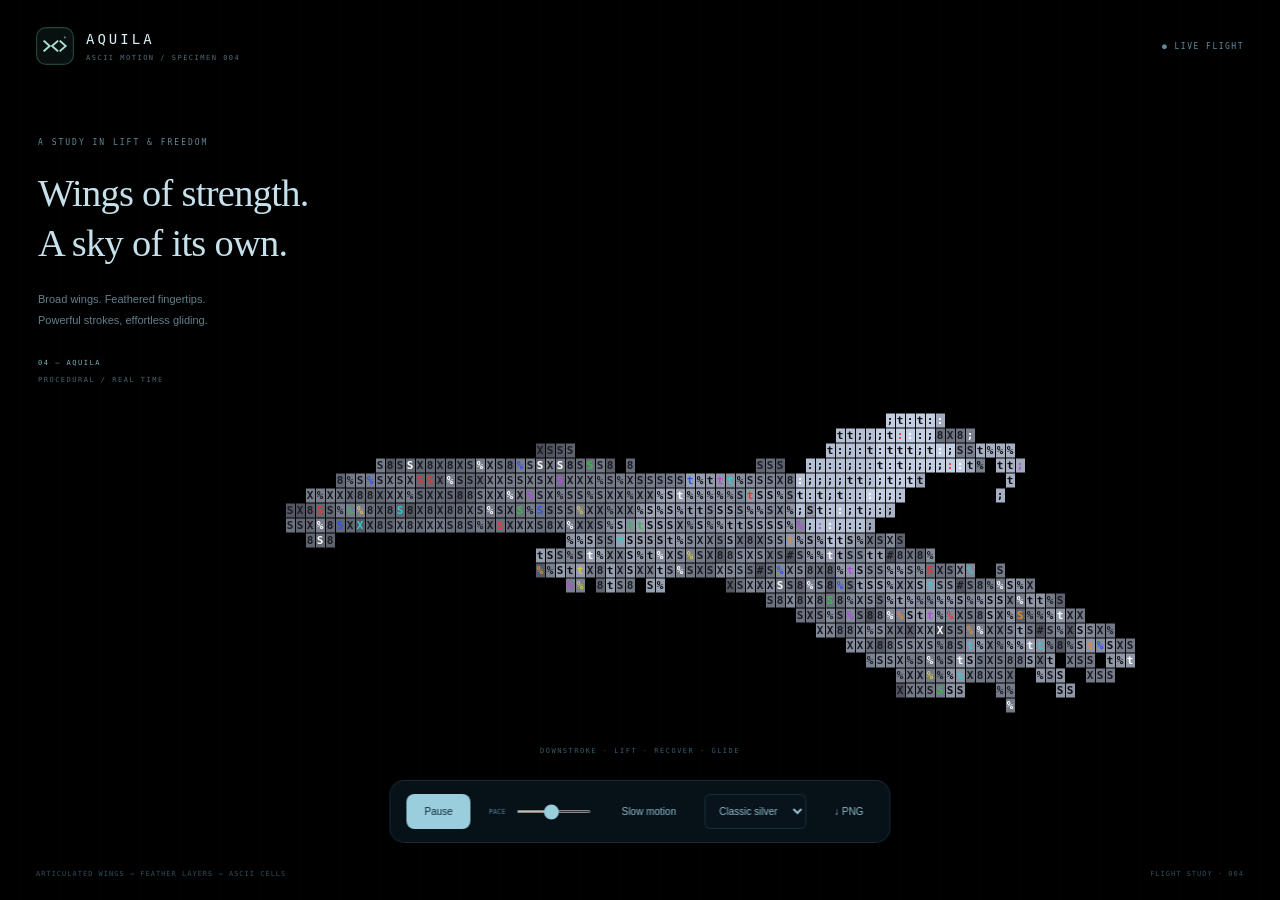
<file: assets/examples/eagle/index.html>
<!doctype html><html lang="en"><head><meta charset="utf-8"><meta name="viewport" content="width=device-width,initial-scale=1"><title>Aquila · ASCII Motion</title><link rel="icon" href="../icon.svg"><link rel="stylesheet" href="style.css"></head><body><canvas aria-label="An ASCII eagle with articulated wings in flight"></canvas><header><a href="../"><img src="../icon.svg" alt="ASCII Ocean"><span>AQUILA<small>ASCII MOTION / SPECIMEN 004</small></span></a><span class="live">● LIVE FLIGHT</span></header><div class="intro"><span class="eyebrow">A STUDY IN LIFT & FREEDOM</span><h1>Wings of strength.<br>A sky of its own.</h1><p>Broad wings. Feathered fingertips.<br>Powerful strokes, effortless gliding.</p><div class="spec"><span>04 — AQUILA</span><span>PROCEDURAL / REAL TIME</span></div></div><div class="hint">DOWNSTROKE · LIFT · RECOVER · GLIDE</div><div class="dock"><button id="pause" class="primary">Pause</button><label>PACE <input id="pace" aria-label="Wingbeat pace" type="range" min="0.4" max="1.7" step="0.1" value="1"></label><button id="slow">Slow motion</button><label><select id="palette" aria-label="Feather palette"><option value="silver">Classic silver</option><option value="chestnut">Golden eagle</option><option value="ivory">Pale ivory</option></select></label><button id="save">↓ PNG</button></div><footer><span>ARTICULATED WINGS → FEATHER LAYERS → ASCII CELLS</span><span>FLIGHT STUDY · 004</span></footer><script type="module" src="app.js"></script></body></html>
</file>
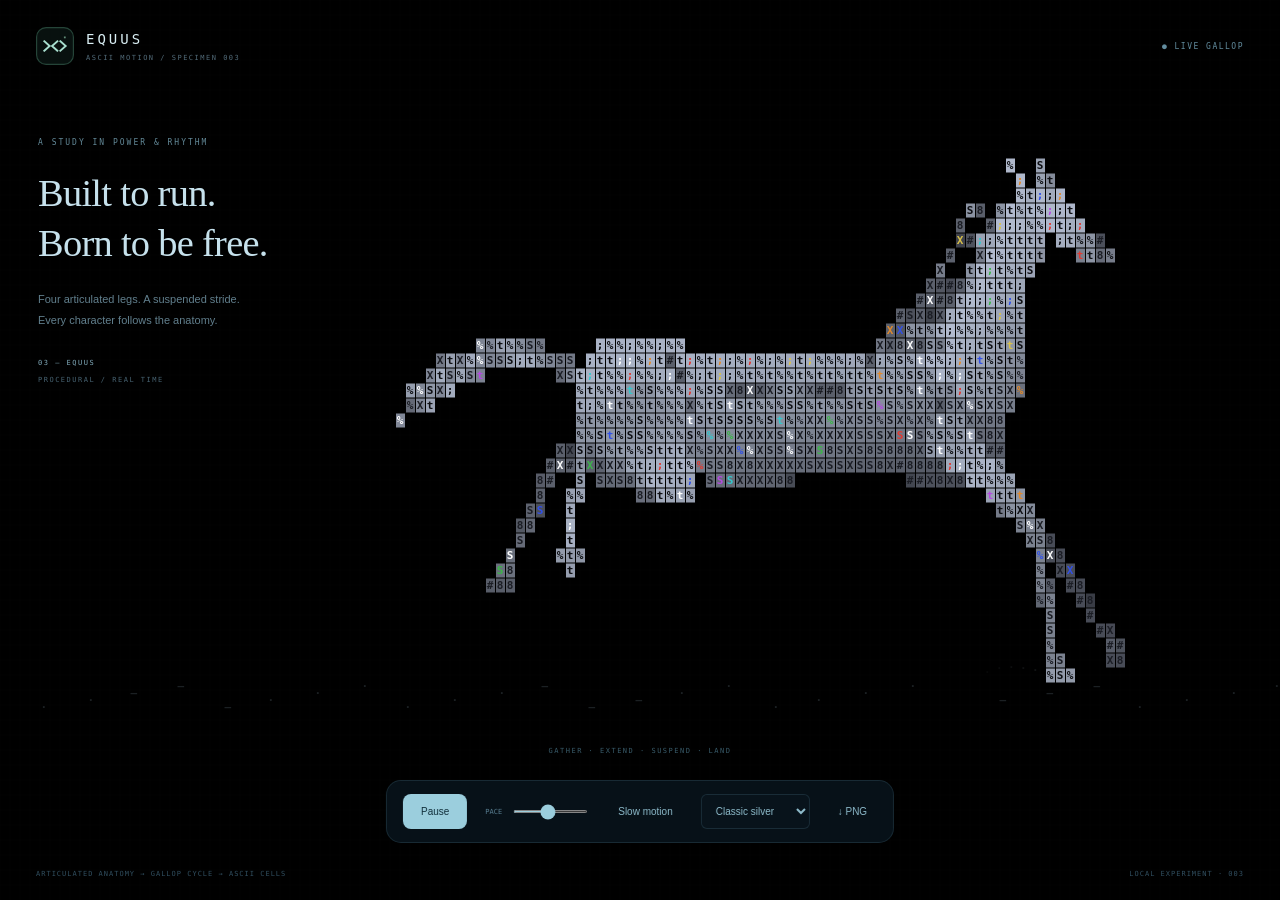
<file: assets/examples/horse/index.html>
<!doctype html><html lang="en"><head><meta charset="utf-8"><meta name="viewport" content="width=device-width,initial-scale=1"><title>Equus · ASCII Motion</title><link rel="icon" href="../icon.svg"><link rel="stylesheet" href="style.css"></head><body><canvas aria-label="An articulated ASCII horse galloping in profile"></canvas><header><a href="../"><img src="../icon.svg" alt="ASCII Ocean"><span>EQUUS<small>ASCII MOTION / SPECIMEN 003</small></span></a><span class="live">● LIVE GALLOP</span></header><div class="intro"><span class="eyebrow">A STUDY IN POWER & RHYTHM</span><h1>Built to run.<br>Born to be free.</h1><p>Four articulated legs. A suspended stride.<br>Every character follows the anatomy.</p><div class="spec"><span>03 — EQUUS</span><span>PROCEDURAL / REAL TIME</span></div></div><div class="hint">GATHER · EXTEND · SUSPEND · LAND</div><div class="dock"><button id="pause" class="primary">Pause</button><label>PACE <input id="pace" aria-label="Gallop pace" type="range" min="0.4" max="1.7" step="0.1" value="1"></label><button id="slow">Slow motion</button><label><select id="palette" aria-label="Horse coat"><option value="silver">Classic silver</option><option value="chestnut">Warm chestnut</option><option value="ivory">Pale ivory</option></select></label><button id="save">↓ PNG</button></div><footer><span>ARTICULATED ANATOMY → GALLOP CYCLE → ASCII CELLS</span><span>LOCAL EXPERIMENT · 003</span></footer><script type="module" src="app.js"></script></body></html>
</file>
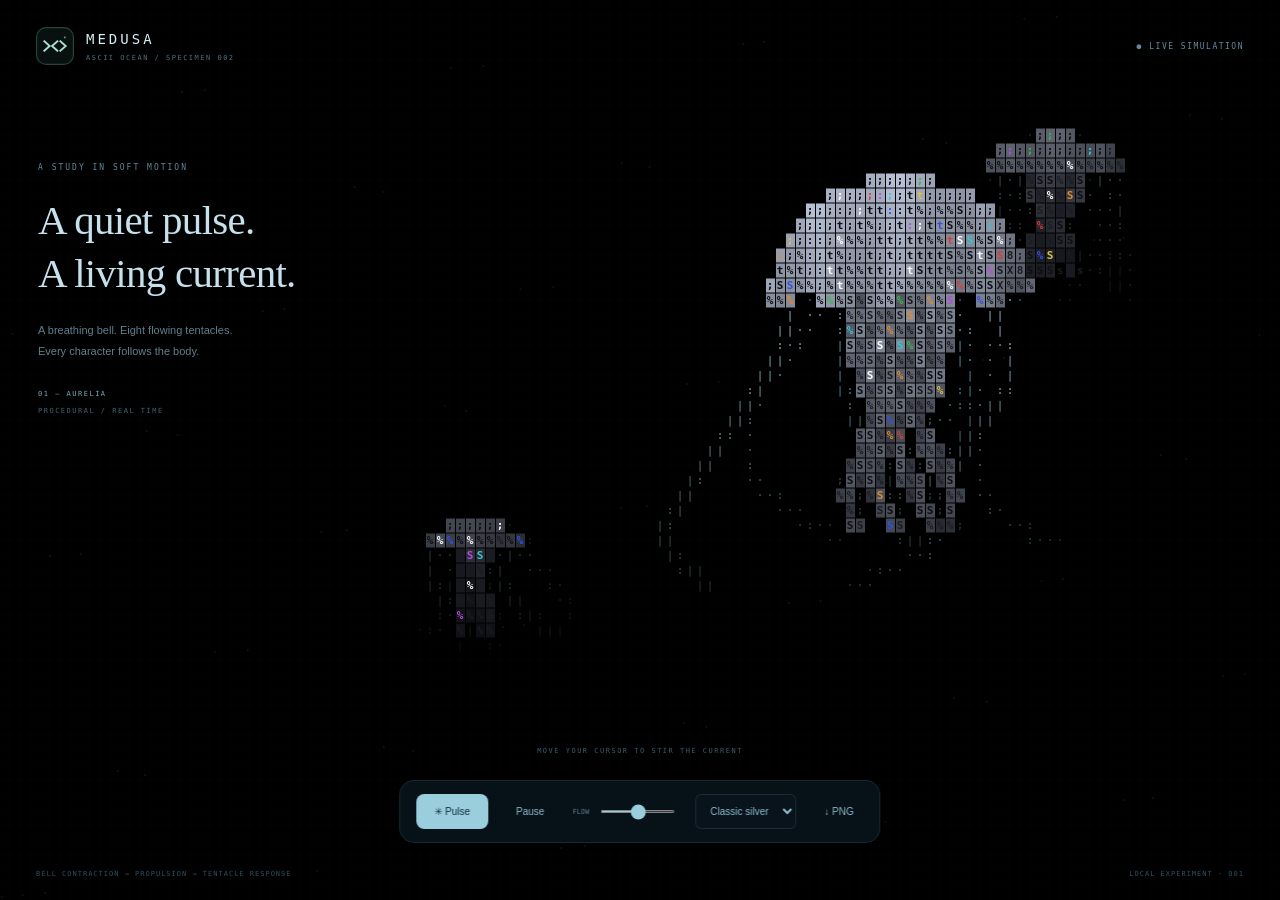
<file: assets/examples/jellyfish/index.html>
<!doctype html><html lang="en"><head><meta charset="utf-8"><meta name="viewport" content="width=device-width,initial-scale=1"><title>Medusa · ASCII Ocean</title><link rel="icon" href="../icon.svg"><link rel="stylesheet" href="style.css"></head><body><canvas aria-label="Procedurally modeled ASCII jellyfish"></canvas><header><a href="../"><img src="../icon.svg" alt="ASCII Ocean"><span>MEDUSA<small>ASCII OCEAN / SPECIMEN 002</small></span></a><span class="live">● LIVE SIMULATION</span></header><div class="intro"><span class="eyebrow">A STUDY IN SOFT MOTION</span><h1>A quiet pulse.<br>A living current.</h1><p>A breathing bell. Eight flowing tentacles.<br>Every character follows the body.</p><div class="spec"><span>01 — AURELIA</span><span>PROCEDURAL / REAL TIME</span></div></div><div class="hint" id="hint">MOVE YOUR CURSOR TO STIR THE CURRENT</div><div class="dock"><button id="pulse" class="primary">✳ Pulse</button><button id="pause">Pause</button><label>FLOW <input id="flow" aria-label="Current strength" type="range" min="0" max="2" step="0.1" value="1"></label><label><select id="palette" aria-label="Color palette"><option value="ice">Classic silver</option><option value="rose">Moon rose</option><option value="mint">Sea glass</option></select></label><button id="save">↓ PNG</button></div><footer><span>BELL CONTRACTION → PROPULSION → TENTACLE RESPONSE</span><span>LOCAL EXPERIMENT · 001</span></footer><script type="module" src="app.js"></script></body></html>
</file>
<file: assets/examples/eagle/style.css>
*{box-sizing:border-box}html,body{margin:0;background:#020609;color:#bdd4df;font-family:Menlo,Consolas,monospace;height:100%}canvas{display:block;width:100vw;height:100dvh;cursor:crosshair}header{position:fixed;inset:0 0 auto;display:flex;justify-content:space-between;align-items:center;padding:27px 36px;pointer-events:none}header a{display:flex;gap:12px;align-items:center;color:#d9eef3;text-decoration:none;pointer-events:auto;font-size:14px;letter-spacing:3px}header img{width:38px;height:38px}small{display:block;font-size:7px;letter-spacing:1.5px;color:#526b79;margin-top:7px}.live{font-size:8px;letter-spacing:1.5px;color:#628c9e}.intro{position:fixed;top:155px;left:38px;pointer-events:none}.eyebrow{font-size:8px;letter-spacing:2px;color:#628897}h1{font:400 clamp(29px,3.2vw,45px)/1.3 Georgia,serif;letter-spacing:-.7px;color:#c6e1ec;margin:20px 0}p{font:11px/1.9 sans-serif;color:#617f8d}.spec{display:flex;flex-direction:column;gap:9px;margin-top:28px;font-size:7px;color:#476372;letter-spacing:1.5px}.spec span:first-child{color:#80aaba}.dock{position:fixed;bottom:57px;left:50%;transform:translateX(-50%);display:flex;align-items:center;gap:18px;background:#08131be8;border:1px solid #72b5cb28;border-radius:15px;padding:13px 16px;backdrop-filter:blur(18px);white-space:nowrap}button,select{font:10px sans-serif;color:#8fbdcd;background:none;border:0;padding:10px;cursor:pointer}button.primary{background:#9bcedd;color:#102e3a;border-radius:8px;padding:12px 18px}button:hover{color:#fff}button.primary:hover{background:#c8f1f4;color:#102e3a}label{font-size:7px;color:#5b8194;display:flex;align-items:center;gap:9px}input{width:75px;accent-color:#9bcedd;height:3px}select{background:#08131b;border:1px solid #72b5cb28;border-radius:6px;max-width:120px}footer{position:fixed;left:36px;right:36px;bottom:22px;display:flex;justify-content:space-between;font-size:7px;letter-spacing:1px;color:#304e5f;pointer-events:none}.hint{position:fixed;bottom:145px;left:50%;transform:translateX(-50%);font-size:7px;letter-spacing:1.5px;color:#395c6b;white-space:nowrap;pointer-events:none}button:focus-visible,input:focus-visible,select:focus-visible{outline:2px solid #9bcedd;outline-offset:4px}@media(max-width:700px){header{padding:22px}.live{font-size:6px}.intro{left:23px;top:120px}h1{font-size:30px}.intro p{font-size:10px}.dock{gap:5px;padding:11px;width:calc(100% - 32px);justify-content:space-between}.dock button{font-size:9px;padding:9px}.dock button.primary{padding:11px 12px}label{gap:4px}input{width:48px}select{font-size:8px;padding:8px;max-width:91px}.hint{font-size:6px;letter-spacing:.6px}footer{left:22px;right:22px;font-size:6px;letter-spacing:0}footer span:last-child{display:none}}@media(max-width:420px){.intro{top:105px}h1{font-size:27px}.live{display:none}.dock label{font-size:0}input{width:44px}}
.intro{top:130px}.intro h1{font-size:clamp(28px,3vw,42px)}canvas{cursor:default}@media(max-width:700px){.intro{top:105px}.intro h1{font-size:28px}.intro p{font-size:9px}.dock{gap:5px}#slow{font-size:8px}.intro .spec{margin-top:18px}}@media(max-height:600px){.intro{top:100px}.intro p,.intro .spec{display:none}}
</file>
<file: assets/examples/horse/style.css>
*{box-sizing:border-box}html,body{margin:0;background:#020609;color:#bdd4df;font-family:Menlo,Consolas,monospace;height:100%}canvas{display:block;width:100vw;height:100dvh;cursor:crosshair}header{position:fixed;inset:0 0 auto;display:flex;justify-content:space-between;align-items:center;padding:27px 36px;pointer-events:none}header a{display:flex;gap:12px;align-items:center;color:#d9eef3;text-decoration:none;pointer-events:auto;font-size:14px;letter-spacing:3px}header img{width:38px;height:38px}small{display:block;font-size:7px;letter-spacing:1.5px;color:#526b79;margin-top:7px}.live{font-size:8px;letter-spacing:1.5px;color:#628c9e}.intro{position:fixed;top:155px;left:38px;pointer-events:none}.eyebrow{font-size:8px;letter-spacing:2px;color:#628897}h1{font:400 clamp(29px,3.2vw,45px)/1.3 Georgia,serif;letter-spacing:-.7px;color:#c6e1ec;margin:20px 0}p{font:11px/1.9 sans-serif;color:#617f8d}.spec{display:flex;flex-direction:column;gap:9px;margin-top:28px;font-size:7px;color:#476372;letter-spacing:1.5px}.spec span:first-child{color:#80aaba}.dock{position:fixed;bottom:57px;left:50%;transform:translateX(-50%);display:flex;align-items:center;gap:18px;background:#08131be8;border:1px solid #72b5cb28;border-radius:15px;padding:13px 16px;backdrop-filter:blur(18px);white-space:nowrap}button,select{font:10px sans-serif;color:#8fbdcd;background:none;border:0;padding:10px;cursor:pointer}button.primary{background:#9bcedd;color:#102e3a;border-radius:8px;padding:12px 18px}button:hover{color:#fff}button.primary:hover{background:#c8f1f4;color:#102e3a}label{font-size:7px;color:#5b8194;display:flex;align-items:center;gap:9px}input{width:75px;accent-color:#9bcedd;height:3px}select{background:#08131b;border:1px solid #72b5cb28;border-radius:6px;max-width:120px}footer{position:fixed;left:36px;right:36px;bottom:22px;display:flex;justify-content:space-between;font-size:7px;letter-spacing:1px;color:#304e5f;pointer-events:none}.hint{position:fixed;bottom:145px;left:50%;transform:translateX(-50%);font-size:7px;letter-spacing:1.5px;color:#395c6b;white-space:nowrap;pointer-events:none}button:focus-visible,input:focus-visible,select:focus-visible{outline:2px solid #9bcedd;outline-offset:4px}@media(max-width:700px){header{padding:22px}.live{font-size:6px}.intro{left:23px;top:120px}h1{font-size:30px}.intro p{font-size:10px}.dock{gap:5px;padding:11px;width:calc(100% - 32px);justify-content:space-between}.dock button{font-size:9px;padding:9px}.dock button.primary{padding:11px 12px}label{gap:4px}input{width:48px}select{font-size:8px;padding:8px;max-width:91px}.hint{font-size:6px;letter-spacing:.6px}footer{left:22px;right:22px;font-size:6px;letter-spacing:0}footer span:last-child{display:none}}@media(max-width:420px){.intro{top:105px}h1{font-size:27px}.live{display:none}.dock label{font-size:0}input{width:44px}}
.intro{top:130px}.intro h1{font-size:clamp(28px,3vw,42px)}canvas{cursor:default}@media(max-width:700px){.intro{top:105px}.intro h1{font-size:28px}.intro p{font-size:9px}.dock{gap:5px}#slow{font-size:8px}.intro .spec{margin-top:18px}}@media(max-height:600px){.intro{top:100px}.intro p,.intro .spec{display:none}}
</file>
<file: assets/examples/jellyfish/style.css>
*{box-sizing:border-box}html,body{margin:0;background:#020609;color:#bdd4df;font-family:Menlo,Consolas,monospace;height:100%}canvas{display:block;width:100vw;height:100dvh;cursor:crosshair}header{position:fixed;inset:0 0 auto;display:flex;justify-content:space-between;align-items:center;padding:27px 36px;pointer-events:none}header a{display:flex;gap:12px;align-items:center;color:#d9eef3;text-decoration:none;pointer-events:auto;font-size:14px;letter-spacing:3px}header img{width:38px;height:38px}small{display:block;font-size:7px;letter-spacing:1.5px;color:#526b79;margin-top:7px}.live{font-size:8px;letter-spacing:1.5px;color:#628c9e}.intro{position:fixed;top:155px;left:38px;pointer-events:none}.eyebrow{font-size:8px;letter-spacing:2px;color:#628897}h1{font:400 clamp(29px,3.2vw,45px)/1.3 Georgia,serif;letter-spacing:-.7px;color:#c6e1ec;margin:20px 0}p{font:11px/1.9 sans-serif;color:#617f8d}.spec{display:flex;flex-direction:column;gap:9px;margin-top:28px;font-size:7px;color:#476372;letter-spacing:1.5px}.spec span:first-child{color:#80aaba}.dock{position:fixed;bottom:57px;left:50%;transform:translateX(-50%);display:flex;align-items:center;gap:18px;background:#08131be8;border:1px solid #72b5cb28;border-radius:15px;padding:13px 16px;backdrop-filter:blur(18px);white-space:nowrap}button,select{font:10px sans-serif;color:#8fbdcd;background:none;border:0;padding:10px;cursor:pointer}button.primary{background:#9bcedd;color:#102e3a;border-radius:8px;padding:12px 18px}button:hover{color:#fff}button.primary:hover{background:#c8f1f4;color:#102e3a}label{font-size:7px;color:#5b8194;display:flex;align-items:center;gap:9px}input{width:75px;accent-color:#9bcedd;height:3px}select{background:#08131b;border:1px solid #72b5cb28;border-radius:6px;max-width:120px}footer{position:fixed;left:36px;right:36px;bottom:22px;display:flex;justify-content:space-between;font-size:7px;letter-spacing:1px;color:#304e5f;pointer-events:none}.hint{position:fixed;bottom:145px;left:50%;transform:translateX(-50%);font-size:7px;letter-spacing:1.5px;color:#395c6b;white-space:nowrap;pointer-events:none}button:focus-visible,input:focus-visible,select:focus-visible{outline:2px solid #9bcedd;outline-offset:4px}@media(max-width:700px){header{padding:22px}.live{font-size:6px}.intro{left:23px;top:120px}h1{font-size:30px}.intro p{font-size:10px}.dock{gap:5px;padding:11px;width:calc(100% - 32px);justify-content:space-between}.dock button{font-size:9px;padding:9px}.dock button.primary{padding:11px 12px}label{gap:4px}input{width:48px}select{font-size:8px;padding:8px;max-width:91px}.hint{font-size:6px;letter-spacing:.6px}footer{left:22px;right:22px;font-size:6px;letter-spacing:0}footer span:last-child{display:none}}@media(max-width:420px){.intro{top:105px}h1{font-size:27px}.live{display:none}.dock label{font-size:0}input{width:44px}}
</file>
